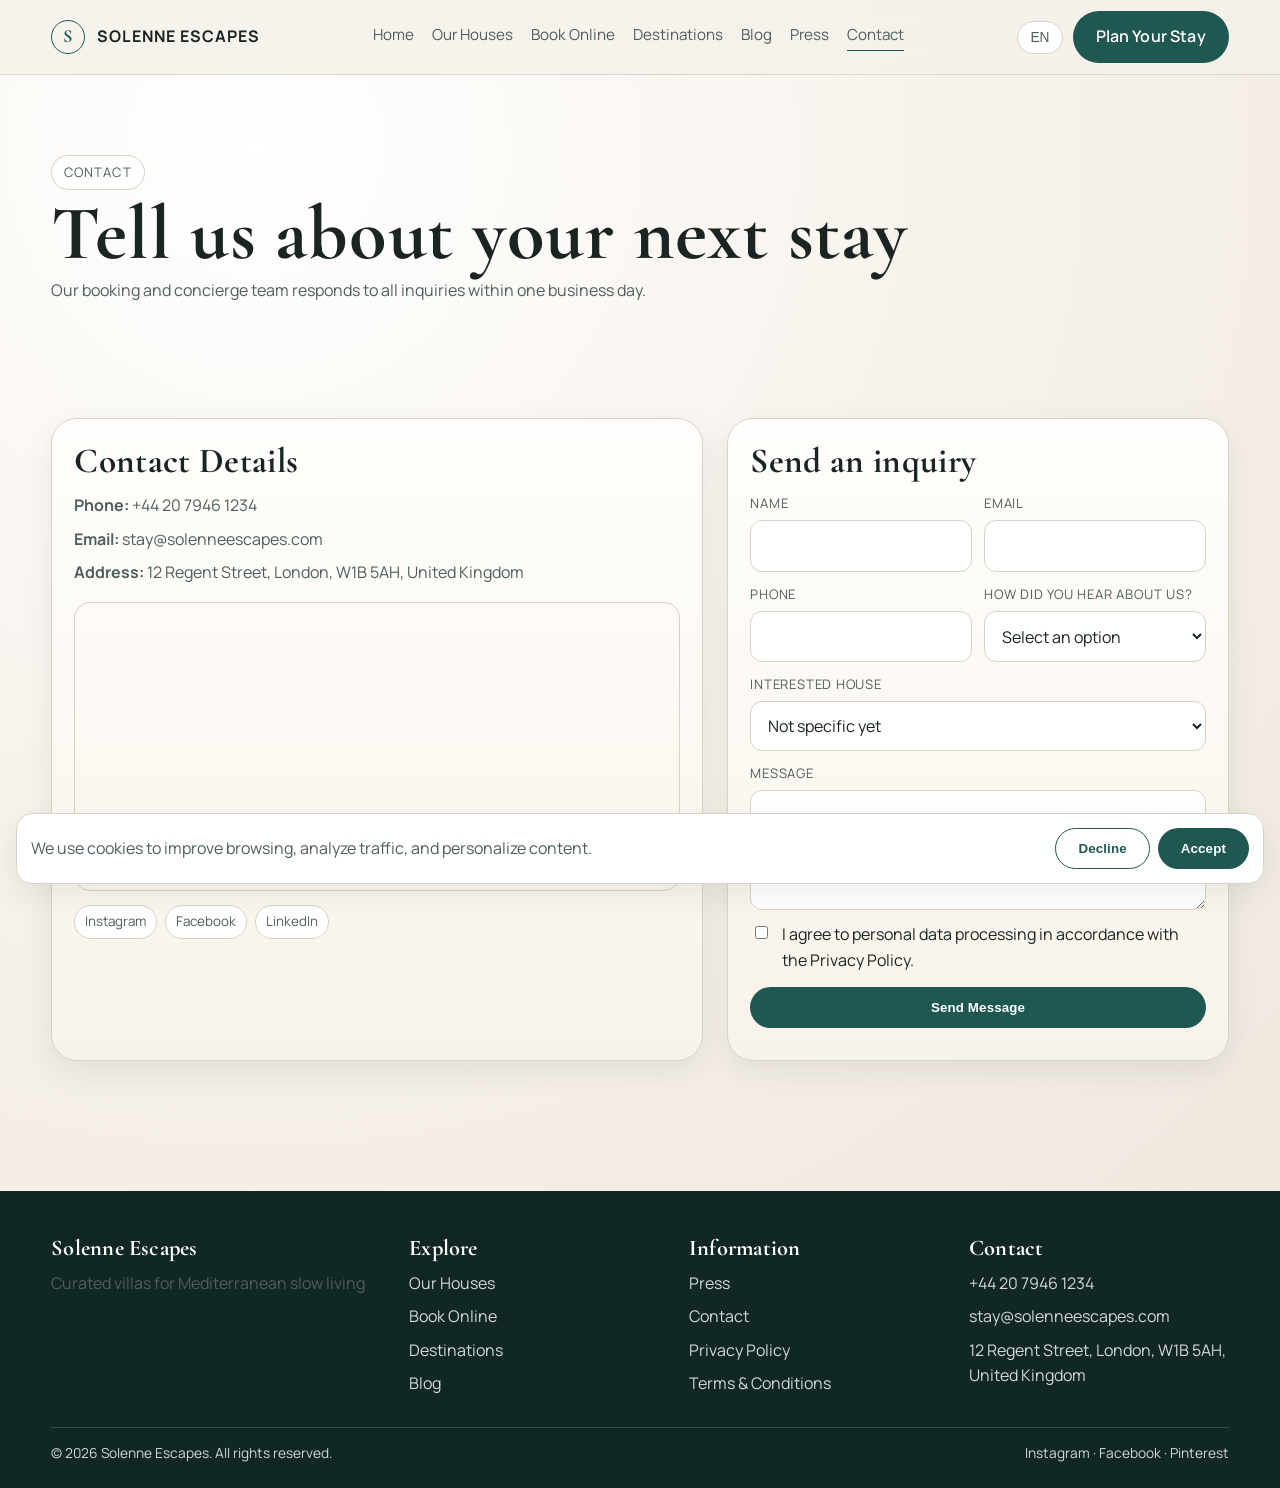
<file: pages/contact.html>
<!doctype html>
<html lang="en">
  <head>
    <meta charset="UTF-8" />
    <meta name="viewport" content="width=device-width, initial-scale=1.0" />
    <title>Contact | Solenne Escapes</title>
    <meta name="description" content="Contact form for guest inquiries and property-specific requests." />
    <link rel="stylesheet" href="../assets/css/style.css" />
  </head>
  <body>
    <div id="site-header"></div>

    <main>
      <section class="hero-mini">
        <span class="badge">Contact</span>
        <h1>Tell us about your next stay</h1>
        <p>Our booking and concierge team responds to all inquiries within one business day.</p>
      </section>

      <section>
        <div class="container split">
          <article class="form-card">
            <h3 style="margin-bottom: 12px;">Contact Details</h3>
            <div class="grid" style="gap: 8px;">
              <p><strong>Phone:</strong> <span id="contact-phone"></span></p>
              <p>
                <strong>Email:</strong>
                <a id="contact-email" href="mailto:stay@solenneescapes.com">stay@solenneescapes.com</a>
              </p>
              <p><strong>Address:</strong> <span id="contact-address"></span></p>
            </div>

            <div class="map-shell" style="margin-top: 16px;">
              <iframe id="contact-map" src="" title="Contact map" loading="lazy"></iframe>
            </div>

            <div class="meta" style="margin-top: 14px;">
              <span><a href="https://www.instagram.com/" target="_blank" rel="noreferrer">Instagram</a></span>
              <span><a href="https://www.facebook.com/" target="_blank" rel="noreferrer">Facebook</a></span>
              <span><a href="https://www.linkedin.com/" target="_blank" rel="noreferrer">LinkedIn</a></span>
            </div>
          </article>

          <article class="form-card">
            <h3 style="margin-bottom: 12px;">Send an inquiry</h3>
            <form data-mock-submit>
              <div class="form-grid">
                <div class="field">
                  <label for="contact-name">Name</label>
                  <input id="contact-name" type="text" required />
                </div>
                <div class="field">
                  <label for="contact-email-form">Email</label>
                  <input id="contact-email-form" type="email" required />
                </div>
                <div class="field">
                  <label for="contact-phone-form">Phone</label>
                  <input id="contact-phone-form" type="tel" required />
                </div>
                <div class="field">
                  <label for="contact-source">How did you hear about us?</label>
                  <select id="contact-source" data-lead-source required></select>
                </div>
                <div class="field full">
                  <label for="contact-house">Interested house</label>
                  <select id="contact-house"></select>
                </div>
                <div class="field full">
                  <label for="contact-message">Message</label>
                  <textarea id="contact-message" required></textarea>
                </div>
                <label class="field full" style="display: flex; gap: 10px; align-items: flex-start;">
                  <input type="checkbox" required style="width: 18px; margin-top: 4px;" />
                  <span>I agree to personal data processing in accordance with the Privacy Policy.</span>
                </label>
              </div>
              <button class="button button-primary" type="submit" style="margin-top: 14px; width: 100%;">Send Message</button>
              <p data-form-result style="margin-top: 10px;"></p>
            </form>
          </article>
        </div>
      </section>
    </main>

    <div id="site-footer"></div>

    <div class="cookie-banner" id="cookie-banner">
      <p>We use cookies to improve browsing, analyze traffic, and personalize content.</p>
      <div style="display: flex; gap: 8px; flex-wrap: wrap;">
        <button class="button button-outline" id="cookie-reject" type="button">Decline</button>
        <button class="button button-primary" id="cookie-accept" type="button">Accept</button>
      </div>
    </div>

    <script src="../assets/data/site-data.js"></script>
    <script src="../assets/js/layout.js"></script>
    <script src="../assets/js/common.js"></script>
    <script src="../assets/js/contact.js"></script>
  </body>
</html>
</file>
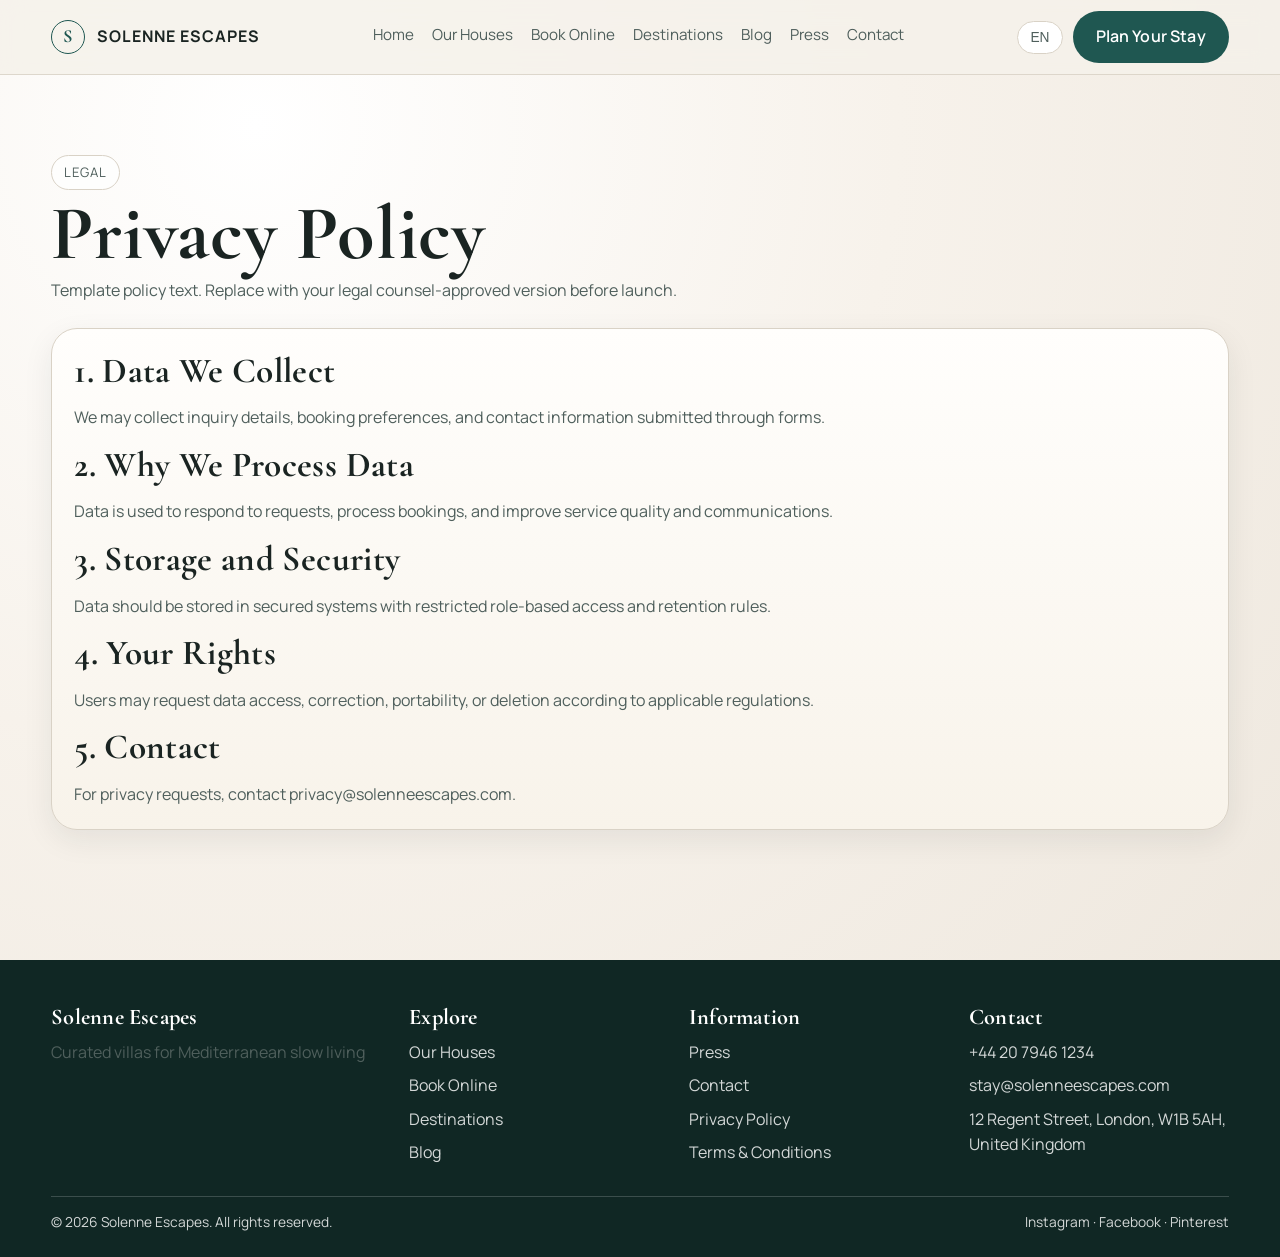
<file: pages/privacy.html>
<!doctype html>
<html lang="en">
  <head>
    <meta charset="UTF-8" />
    <meta name="viewport" content="width=device-width, initial-scale=1.0" />
    <title>Privacy Policy | Solenne Escapes</title>
    <meta name="description" content="Privacy and personal data processing information." />
    <link rel="stylesheet" href="../assets/css/style.css" />
  </head>
  <body>
    <div id="site-header"></div>

    <main>
      <section class="hero-mini">
        <span class="badge">Legal</span>
        <h1>Privacy Policy</h1>
        <p>Template policy text. Replace with your legal counsel-approved version before launch.</p>
      </section>

      <section style="padding-top: 0;">
        <div class="container form-card" style="display: grid; gap: 14px;">
          <h3>1. Data We Collect</h3>
          <p>We may collect inquiry details, booking preferences, and contact information submitted through forms.</p>
          <h3>2. Why We Process Data</h3>
          <p>Data is used to respond to requests, process bookings, and improve service quality and communications.</p>
          <h3>3. Storage and Security</h3>
          <p>Data should be stored in secured systems with restricted role-based access and retention rules.</p>
          <h3>4. Your Rights</h3>
          <p>Users may request data access, correction, portability, or deletion according to applicable regulations.</p>
          <h3>5. Contact</h3>
          <p>For privacy requests, contact <a href="mailto:privacy@solenneescapes.com">privacy@solenneescapes.com</a>.</p>
        </div>
      </section>
    </main>

    <div id="site-footer"></div>

    <script src="../assets/data/site-data.js"></script>
    <script src="../assets/js/layout.js"></script>
    <script src="../assets/js/common.js"></script>
  </body>
</html>
</file>
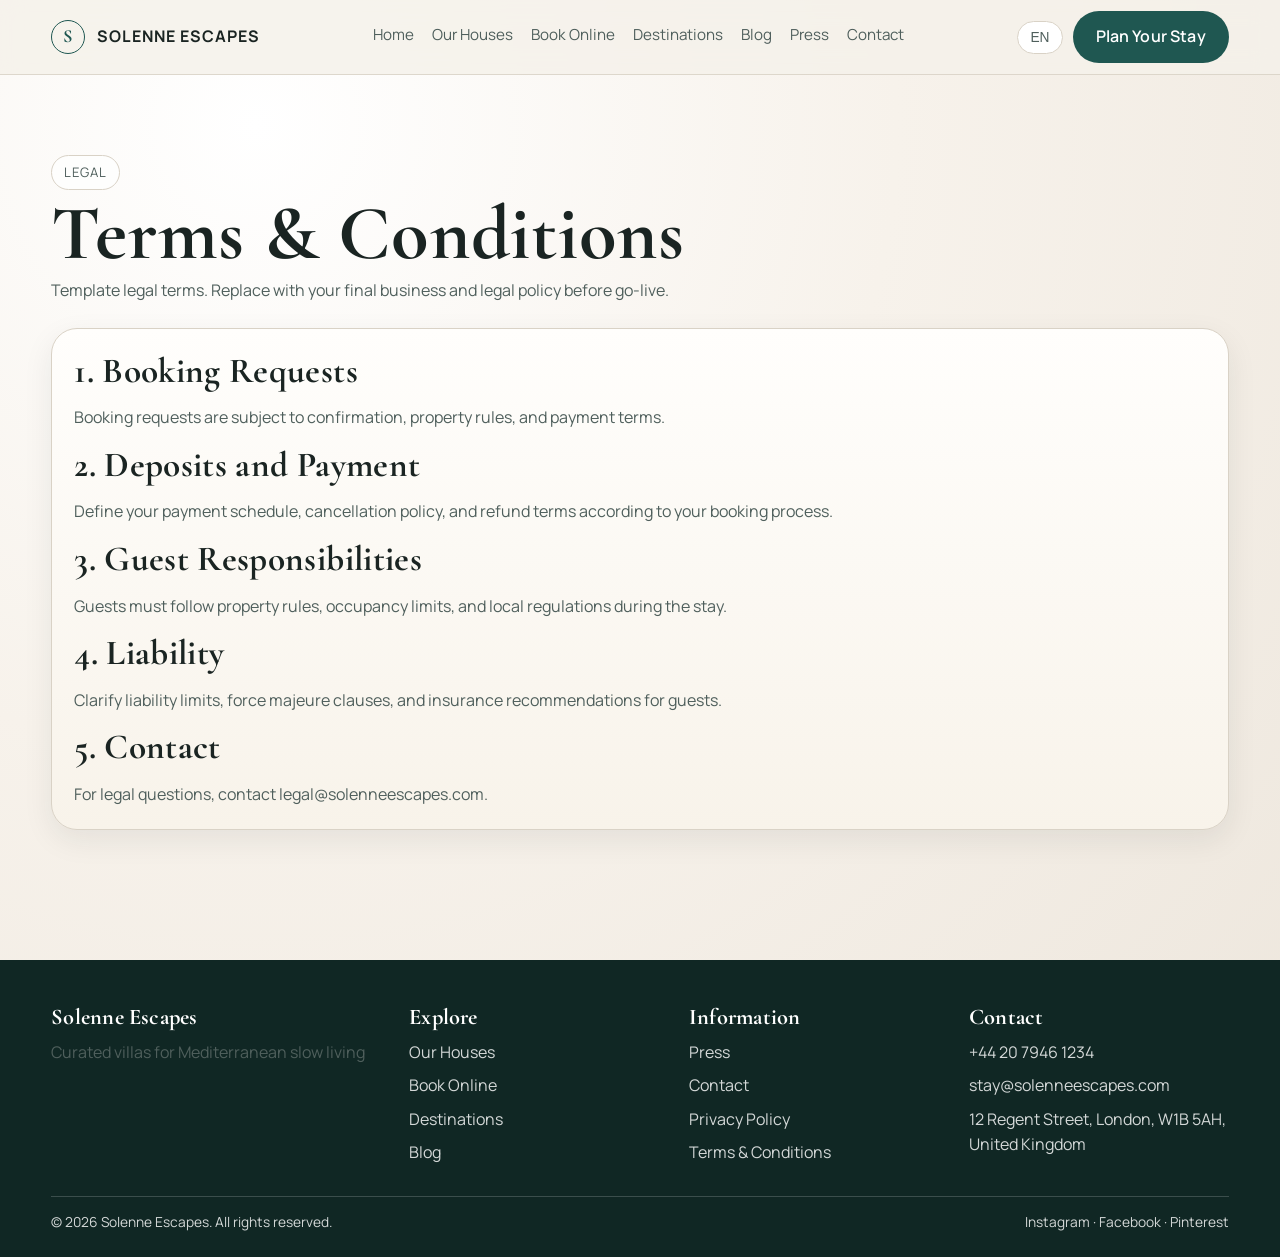
<file: pages/terms.html>
<!doctype html>
<html lang="en">
  <head>
    <meta charset="UTF-8" />
    <meta name="viewport" content="width=device-width, initial-scale=1.0" />
    <title>Terms & Conditions | Solenne Escapes</title>
    <meta name="description" content="Template terms and booking conditions." />
    <link rel="stylesheet" href="../assets/css/style.css" />
  </head>
  <body>
    <div id="site-header"></div>

    <main>
      <section class="hero-mini">
        <span class="badge">Legal</span>
        <h1>Terms & Conditions</h1>
        <p>Template legal terms. Replace with your final business and legal policy before go-live.</p>
      </section>

      <section style="padding-top: 0;">
        <div class="container form-card" style="display: grid; gap: 14px;">
          <h3>1. Booking Requests</h3>
          <p>Booking requests are subject to confirmation, property rules, and payment terms.</p>
          <h3>2. Deposits and Payment</h3>
          <p>Define your payment schedule, cancellation policy, and refund terms according to your booking process.</p>
          <h3>3. Guest Responsibilities</h3>
          <p>Guests must follow property rules, occupancy limits, and local regulations during the stay.</p>
          <h3>4. Liability</h3>
          <p>Clarify liability limits, force majeure clauses, and insurance recommendations for guests.</p>
          <h3>5. Contact</h3>
          <p>For legal questions, contact <a href="mailto:legal@solenneescapes.com">legal@solenneescapes.com</a>.</p>
        </div>
      </section>
    </main>

    <div id="site-footer"></div>

    <script src="../assets/data/site-data.js"></script>
    <script src="../assets/js/layout.js"></script>
    <script src="../assets/js/common.js"></script>
  </body>
</html>
</file>
<file: assets/css/style.css>
@import url('https://fonts.googleapis.com/css2?family=Cormorant+Garamond:wght@400;500;600;700&family=Manrope:wght@400;500;600;700&display=swap');

:root {
  --color-bg: #f5f1ea;
  --color-surface: #fffdf9;
  --color-surface-soft: #f0ebe3;
  --color-text: #1a2422;
  --color-text-soft: #4f5f5c;
  --color-accent: #1f5751;
  --color-accent-soft: #6f948f;
  --color-border: #d9d2c6;
  --color-warning: #a27a3f;
  --shadow-soft: 0 10px 30px rgba(28, 44, 41, 0.08);
  --shadow-strong: 0 24px 60px rgba(28, 44, 41, 0.22);
  --radius-sm: 10px;
  --radius-md: 16px;
  --radius-lg: 26px;
  --radius-xl: 36px;
  --container: min(1200px, 92vw);
  --transition: all 0.3s ease;
}

* {
  box-sizing: border-box;
}

html {
  scroll-behavior: smooth;
}

body {
  margin: 0;
  background: radial-gradient(circle at 20% 10%, #ffffff 0%, #f7f2eb 42%, #ece5db 100%);
  color: var(--color-text);
  font-family: 'Manrope', 'Segoe UI', sans-serif;
  line-height: 1.6;
  min-height: 100vh;
}

img {
  max-width: 100%;
  display: block;
}

a {
  color: inherit;
  text-decoration: none;
}

p {
  margin: 0;
  color: var(--color-text-soft);
}

h1,
h2,
h3,
h4 {
  margin: 0;
  font-family: 'Cormorant Garamond', Georgia, serif;
  line-height: 1.15;
  letter-spacing: 0.01em;
}

h1 {
  font-size: clamp(2.2rem, 6vw, 4.8rem);
}

h2 {
  font-size: clamp(1.9rem, 4.8vw, 3.6rem);
}

h3 {
  font-size: clamp(1.4rem, 3.4vw, 2.2rem);
}

section {
  padding: clamp(52px, 7vw, 96px) 0;
}

.container {
  width: var(--container);
  margin-inline: auto;
}

.button {
  display: inline-flex;
  align-items: center;
  justify-content: center;
  padding: 12px 22px;
  border-radius: 999px;
  border: 1px solid transparent;
  font-weight: 600;
  letter-spacing: 0.01em;
  cursor: pointer;
  transition: var(--transition);
}

.button-primary {
  background: var(--color-accent);
  color: #ffffff;
}

.button-primary:hover {
  transform: translateY(-1px);
  box-shadow: 0 12px 22px rgba(31, 87, 81, 0.28);
}

.button-outline {
  border-color: var(--color-accent);
  color: var(--color-accent);
  background: transparent;
}

.button-outline:hover {
  background: var(--color-accent);
  color: #fff;
}

.button-light {
  background: rgba(255, 255, 255, 0.24);
  border-color: rgba(255, 255, 255, 0.4);
  color: #fff;
  backdrop-filter: blur(8px);
}

.button-light:hover {
  background: rgba(255, 255, 255, 0.4);
}

.badge {
  display: inline-flex;
  border: 1px solid var(--color-border);
  border-radius: 999px;
  padding: 6px 12px;
  font-size: 0.82rem;
  text-transform: uppercase;
  letter-spacing: 0.08em;
  color: var(--color-text-soft);
  background: rgba(255, 255, 255, 0.72);
}

.site-header {
  position: sticky;
  top: 0;
  z-index: 80;
  background: rgba(245, 241, 234, 0.84);
  border-bottom: 1px solid rgba(201, 191, 177, 0.55);
  backdrop-filter: blur(12px);
}

.header-inner {
  width: var(--container);
  margin-inline: auto;
  display: flex;
  align-items: center;
  justify-content: space-between;
  min-height: 74px;
}

.brand {
  display: inline-flex;
  align-items: center;
  gap: 12px;
  font-weight: 700;
  letter-spacing: 0.06em;
  text-transform: uppercase;
}

.brand-mark {
  width: 34px;
  height: 34px;
  border-radius: 50%;
  border: 1px solid var(--color-accent);
  display: grid;
  place-items: center;
  font-family: 'Cormorant Garamond', serif;
  font-size: 1.15rem;
  color: var(--color-accent);
}

.site-nav {
  display: flex;
  align-items: center;
  gap: 18px;
}

.site-nav a {
  font-size: 0.95rem;
  color: var(--color-text-soft);
  position: relative;
  padding-bottom: 3px;
}

.site-nav a::after {
  content: '';
  position: absolute;
  left: 0;
  bottom: 0;
  width: 100%;
  height: 1px;
  background: var(--color-accent);
  transform: scaleX(0);
  transform-origin: right;
  transition: transform 0.26s ease;
}

.site-nav a:hover::after,
.site-nav a.active::after {
  transform: scaleX(1);
  transform-origin: left;
}

.nav-actions {
  display: flex;
  align-items: center;
  gap: 10px;
}

.lang-switch {
  border: 1px solid var(--color-border);
  border-radius: 999px;
  background: #fff;
  padding: 8px 12px;
  font-size: 0.86rem;
  color: var(--color-text-soft);
  cursor: pointer;
}

.menu-toggle {
  display: none;
  border: 1px solid var(--color-border);
  background: #fff;
  border-radius: 8px;
  width: 38px;
  height: 38px;
  align-items: center;
  justify-content: center;
  cursor: pointer;
}

.hero {
  padding: clamp(66px, 10vw, 120px) 0;
}

.hero-frame {
  width: var(--container);
  margin-inline: auto;
  border-radius: var(--radius-xl);
  overflow: hidden;
  background-size: cover;
  background-position: center;
  position: relative;
  min-height: clamp(460px, 72vh, 700px);
  display: grid;
  align-items: end;
  box-shadow: var(--shadow-strong);
}

.hero-overlay {
  position: absolute;
  inset: 0;
  background: linear-gradient(180deg, rgba(15, 28, 25, 0.12) 24%, rgba(9, 21, 19, 0.72) 100%);
}

.hero-content {
  position: relative;
  z-index: 1;
  padding: clamp(28px, 4vw, 52px);
  color: #fff;
  width: min(760px, 100%);
}

.hero-content p {
  color: rgba(255, 255, 255, 0.82);
  margin-top: 14px;
  max-width: 62ch;
}

.hero-actions {
  margin-top: 24px;
  display: flex;
  gap: 12px;
  flex-wrap: wrap;
}

.grid {
  display: grid;
  gap: 24px;
}

.grid-2 {
  grid-template-columns: repeat(2, minmax(0, 1fr));
}

.grid-3 {
  grid-template-columns: repeat(3, minmax(0, 1fr));
}

.section-head {
  display: flex;
  align-items: end;
  justify-content: space-between;
  gap: 24px;
  margin-bottom: 28px;
}

.section-head p {
  max-width: 58ch;
}

.card {
  background: var(--color-surface);
  border: 1px solid var(--color-border);
  border-radius: var(--radius-lg);
  overflow: hidden;
  box-shadow: var(--shadow-soft);
}

.card-media {
  aspect-ratio: 16 / 10;
  overflow: hidden;
}

.card-media img {
  width: 100%;
  height: 100%;
  object-fit: cover;
  transform: scale(1);
  transition: transform 0.45s ease;
}

.card:hover .card-media img {
  transform: scale(1.05);
}

.card-body {
  padding: 18px;
  display: grid;
  gap: 14px;
}

.card-title-row {
  display: flex;
  align-items: start;
  justify-content: space-between;
  gap: 10px;
}

.card-title-row h3 {
  font-size: 1.8rem;
}

.meta {
  display: flex;
  flex-wrap: wrap;
  gap: 8px;
}

.meta span {
  display: inline-flex;
  align-items: center;
  gap: 6px;
  border: 1px solid var(--color-border);
  border-radius: 999px;
  padding: 5px 10px;
  font-size: 0.84rem;
  color: var(--color-text-soft);
  background: #fff;
}

.filters {
  display: grid;
  grid-template-columns: repeat(4, minmax(0, 1fr));
  gap: 12px;
  margin-bottom: 22px;
}

.field {
  display: grid;
  gap: 6px;
}

.field label {
  font-size: 0.82rem;
  letter-spacing: 0.06em;
  text-transform: uppercase;
  color: var(--color-text-soft);
}

.field input,
.field select,
.field textarea {
  width: 100%;
  border: 1px solid var(--color-border);
  border-radius: 12px;
  background: #fff;
  padding: 12px 13px;
  font: inherit;
  color: var(--color-text);
}

.field textarea {
  resize: vertical;
  min-height: 120px;
}

.form-card {
  background: linear-gradient(180deg, #fffefc 0%, #f8f3ea 100%);
  border: 1px solid var(--color-border);
  border-radius: var(--radius-lg);
  padding: 22px;
  box-shadow: var(--shadow-soft);
}

.form-grid {
  display: grid;
  grid-template-columns: repeat(2, minmax(0, 1fr));
  gap: 12px;
}

.full {
  grid-column: 1 / -1;
}

.success,
.error {
  padding: 12px;
  border-radius: 10px;
  font-size: 0.92rem;
}

.success {
  background: #e5f5ec;
  color: #1c5940;
  border: 1px solid #b8dfca;
}

.error {
  background: #ffe9e8;
  color: #8d2f31;
  border: 1px solid #f6b5b9;
}

.accordion {
  display: grid;
  gap: 10px;
}

.accordion-item {
  border: 1px solid var(--color-border);
  border-radius: 14px;
  overflow: hidden;
  background: #fff;
}

.accordion-button {
  width: 100%;
  border: none;
  background: transparent;
  font: inherit;
  color: var(--color-text);
  padding: 15px 17px;
  display: flex;
  justify-content: space-between;
  align-items: center;
  cursor: pointer;
}

.accordion-button span {
  font-weight: 600;
}

.accordion-content {
  display: none;
  padding: 0 17px 16px;
  color: var(--color-text-soft);
}

.accordion-item.open .accordion-content {
  display: block;
}

.split {
  display: grid;
  grid-template-columns: minmax(0, 1.3fr) minmax(0, 1fr);
  gap: 24px;
}

.gallery-grid {
  display: grid;
  grid-template-columns: repeat(4, minmax(0, 1fr));
  gap: 10px;
}

.gallery-item {
  border-radius: 12px;
  overflow: hidden;
  cursor: pointer;
  aspect-ratio: 1;
}

.gallery-item img {
  width: 100%;
  height: 100%;
  object-fit: cover;
  transition: transform 0.3s ease;
}

.gallery-item:hover img {
  transform: scale(1.07);
}

.lightbox {
  position: fixed;
  inset: 0;
  background: rgba(10, 20, 18, 0.9);
  display: none;
  align-items: center;
  justify-content: center;
  padding: 20px;
  z-index: 120;
}

.lightbox.open {
  display: flex;
}

.lightbox img {
  max-width: min(1100px, 95vw);
  max-height: 82vh;
  border-radius: 16px;
}

.lightbox button {
  position: absolute;
  top: 22px;
  right: 22px;
  border: none;
  background: rgba(255, 255, 255, 0.15);
  color: #fff;
  width: 44px;
  height: 44px;
  border-radius: 50%;
  font-size: 1.2rem;
  cursor: pointer;
}

.stats {
  display: flex;
  flex-wrap: wrap;
  gap: 10px;
}

.stats span {
  display: inline-flex;
  align-items: center;
  gap: 8px;
  background: #fff;
  border: 1px solid var(--color-border);
  padding: 8px 12px;
  border-radius: 999px;
  font-size: 0.86rem;
}

.video-shell {
  border-radius: var(--radius-md);
  overflow: hidden;
  border: 1px solid var(--color-border);
  aspect-ratio: 16 / 9;
  background: #d6d4ce;
}

.video-shell iframe,
.video-shell video {
  width: 100%;
  height: 100%;
  border: 0;
}

.map-shell {
  border-radius: var(--radius-md);
  overflow: hidden;
  border: 1px solid var(--color-border);
  min-height: 280px;
}

.map-shell iframe {
  width: 100%;
  height: 100%;
  min-height: 280px;
  border: 0;
}

.newsletter {
  background: linear-gradient(160deg, #194741 0%, #2a655f 50%, #0f3532 100%);
  color: #fff;
  border-radius: var(--radius-xl);
  padding: clamp(24px, 4vw, 42px);
  box-shadow: var(--shadow-strong);
  position: relative;
  overflow: hidden;
}

.newsletter::before {
  content: '';
  position: absolute;
  inset: auto -24% -80% auto;
  width: 340px;
  aspect-ratio: 1;
  border-radius: 50%;
  background: radial-gradient(circle, rgba(235, 216, 180, 0.46), rgba(235, 216, 180, 0));
}

.newsletter h3,
.newsletter p {
  color: #fff;
}

.newsletter form {
  margin-top: 18px;
  display: flex;
  gap: 10px;
  flex-wrap: wrap;
}

.newsletter input {
  flex: 1;
  min-width: 230px;
  border: 1px solid rgba(255, 255, 255, 0.35);
  border-radius: 999px;
  background: rgba(255, 255, 255, 0.16);
  color: #fff;
  padding: 12px 14px;
}

.newsletter input::placeholder {
  color: rgba(255, 255, 255, 0.82);
}

.newsletter .button {
  border-radius: 999px;
  background: #f6ecdc;
  color: #174740;
}

.insta-grid {
  display: grid;
  grid-template-columns: repeat(6, minmax(0, 1fr));
  gap: 8px;
}

.insta-grid img {
  aspect-ratio: 1;
  width: 100%;
  object-fit: cover;
  border-radius: 10px;
}

.footer {
  margin-top: 40px;
  background: #102724;
  color: rgba(255, 255, 255, 0.82);
}

.footer-top {
  width: var(--container);
  margin-inline: auto;
  padding: 44px 0 30px;
  display: grid;
  grid-template-columns: 1.3fr 1fr 1fr 1fr;
  gap: 20px;
}

.footer h4 {
  color: #fff;
  font-size: 1.4rem;
  margin-bottom: 10px;
}

.footer ul {
  margin: 0;
  padding: 0;
  list-style: none;
  display: grid;
  gap: 8px;
}

.footer a:hover {
  color: #ffffff;
}

.footer-bottom {
  border-top: 1px solid rgba(255, 255, 255, 0.18);
  width: var(--container);
  margin-inline: auto;
  padding: 14px 0 24px;
  font-size: 0.86rem;
  display: flex;
  justify-content: space-between;
  gap: 12px;
  flex-wrap: wrap;
}

.modal {
  position: fixed;
  inset: 0;
  background: rgba(15, 32, 29, 0.72);
  display: none;
  align-items: center;
  justify-content: center;
  z-index: 110;
  padding: 20px;
}

.modal.open {
  display: flex;
}

.modal-card {
  width: min(540px, 94vw);
  background: #fff;
  border-radius: var(--radius-lg);
  padding: 24px;
  position: relative;
}

.modal-close {
  position: absolute;
  top: 10px;
  right: 10px;
  width: 34px;
  height: 34px;
  border-radius: 50%;
  border: 1px solid var(--color-border);
  background: #fff;
  cursor: pointer;
}

.cookie-banner {
  position: fixed;
  left: 16px;
  right: 16px;
  bottom: 16px;
  z-index: 105;
  background: #fff;
  border: 1px solid var(--color-border);
  border-radius: 16px;
  box-shadow: var(--shadow-soft);
  padding: 14px;
  display: none;
}

.cookie-banner.open {
  display: flex;
  align-items: center;
  justify-content: space-between;
  gap: 14px;
}

.hero-mini {
  width: var(--container);
  margin-inline: auto;
  padding: clamp(44px, 8vw, 80px) 0 24px;
}

.hero-mini p {
  max-width: 70ch;
}

.empty {
  padding: 20px;
  border: 1px dashed var(--color-border);
  border-radius: 12px;
  color: var(--color-text-soft);
}

.reveal {
  animation: revealUp 0.65s ease both;
}

@keyframes revealUp {
  from {
    opacity: 0;
    transform: translateY(18px);
  }

  to {
    opacity: 1;
    transform: translateY(0);
  }
}

@media (max-width: 1080px) {
  .filters {
    grid-template-columns: repeat(2, minmax(0, 1fr));
  }

  .grid-3 {
    grid-template-columns: repeat(2, minmax(0, 1fr));
  }

  .split {
    grid-template-columns: 1fr;
  }

  .insta-grid {
    grid-template-columns: repeat(4, minmax(0, 1fr));
  }

  .footer-top {
    grid-template-columns: repeat(2, minmax(0, 1fr));
  }
}

@media (max-width: 820px) {
  .site-nav {
    position: fixed;
    inset: 74px 0 auto 0;
    background: #fff;
    border-bottom: 1px solid var(--color-border);
    padding: 14px;
    display: none;
    flex-direction: column;
    align-items: flex-start;
  }

  .site-nav.open {
    display: flex;
  }

  .menu-toggle {
    display: inline-flex;
  }

  .nav-actions .button {
    display: none;
  }

  .grid-2,
  .grid-3,
  .gallery-grid {
    grid-template-columns: 1fr;
  }

  .gallery-grid {
    grid-template-columns: repeat(2, minmax(0, 1fr));
  }

  .filters,
  .form-grid {
    grid-template-columns: 1fr;
  }

  .hero-content {
    width: 100%;
  }

  .section-head {
    flex-direction: column;
    align-items: start;
  }

  .insta-grid {
    grid-template-columns: repeat(3, minmax(0, 1fr));
  }

  .footer-top {
    grid-template-columns: 1fr;
  }
}
</file>
